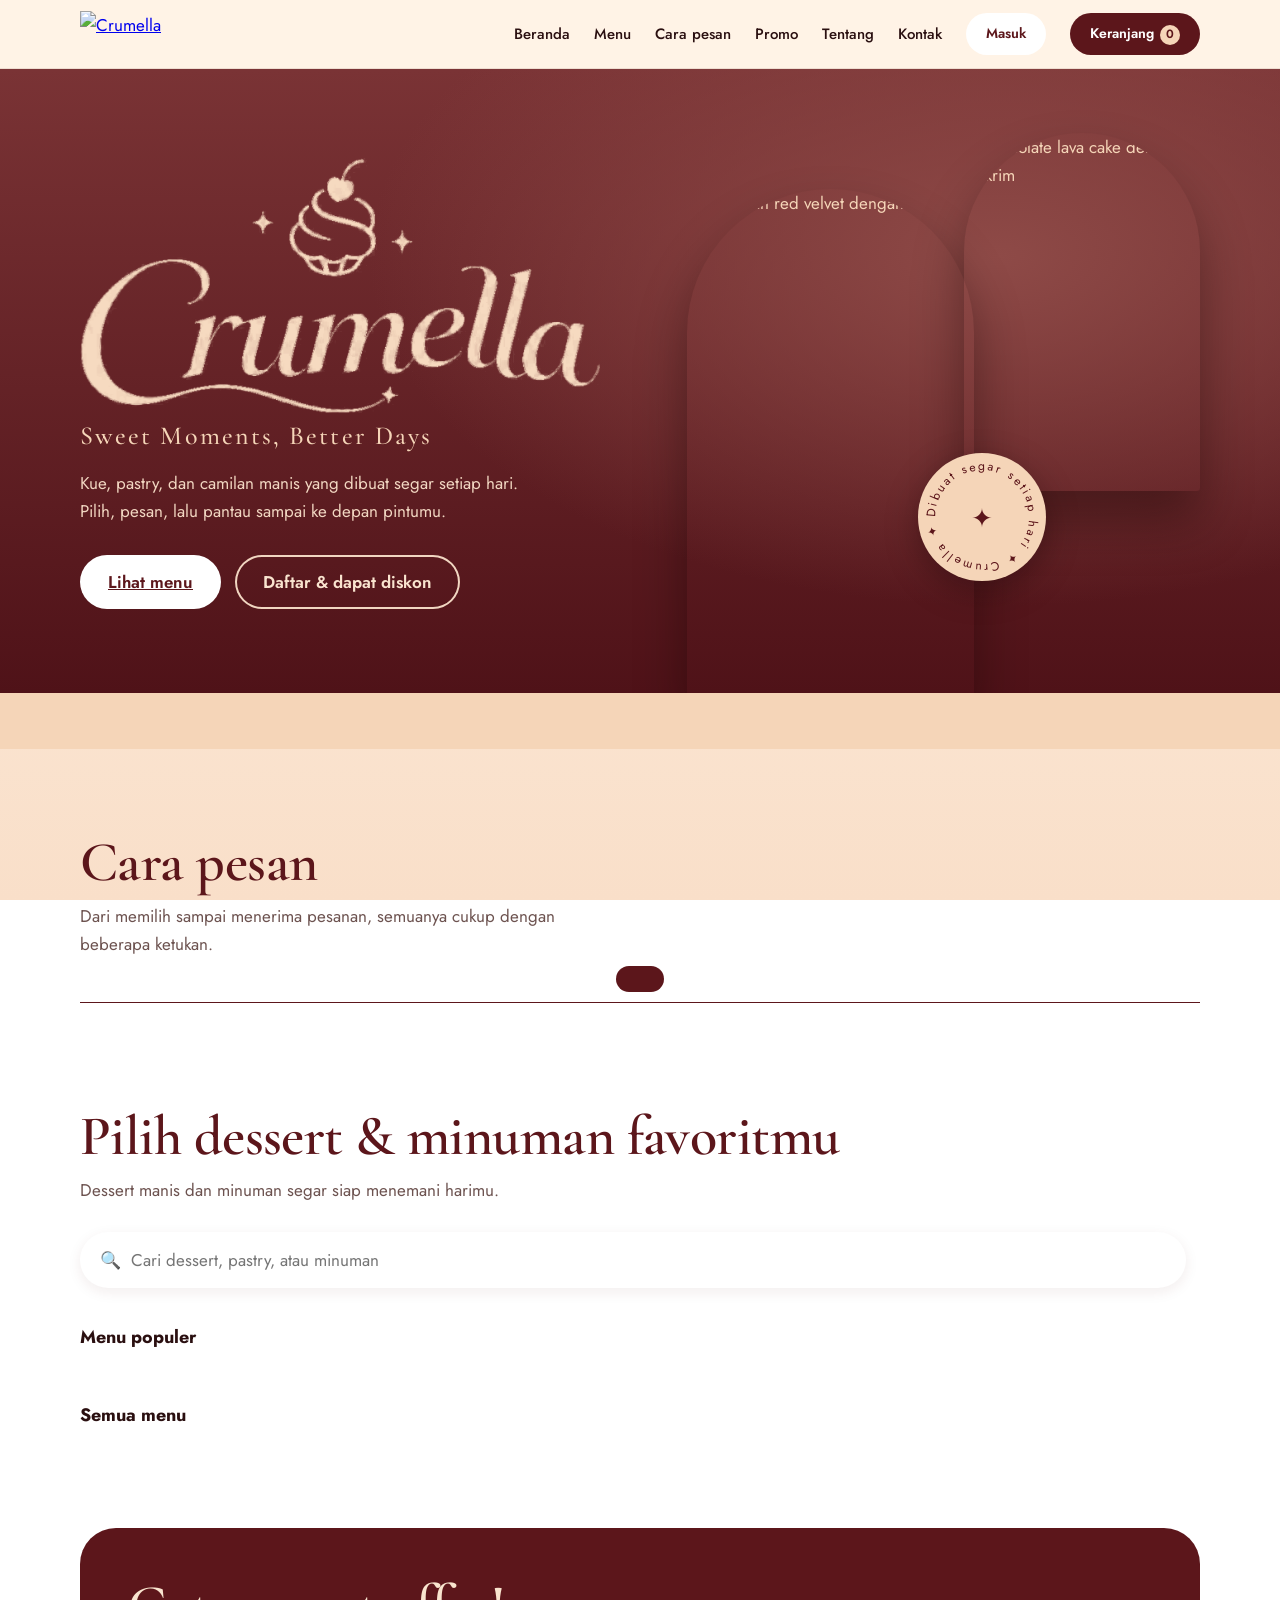
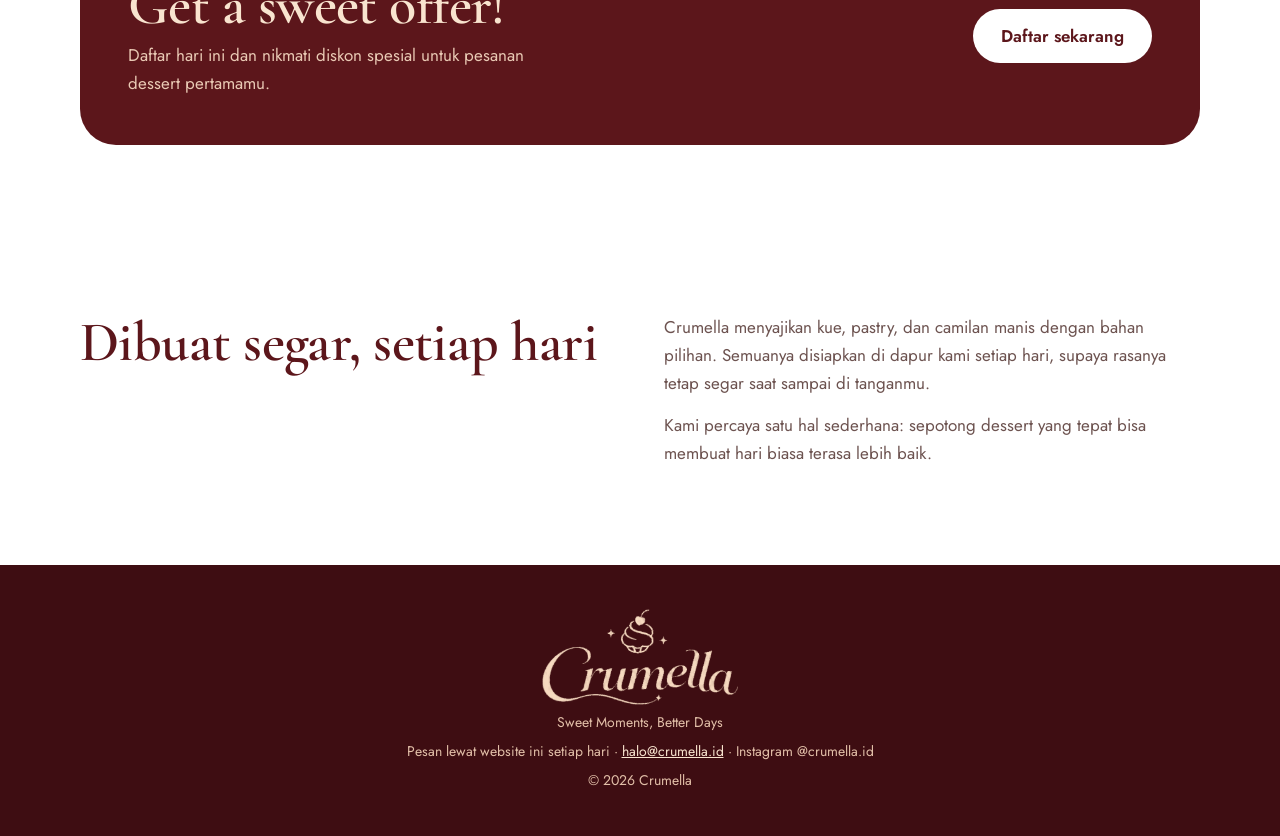
<file: index.html>
<!doctype html>
<html lang="id">
<head>
<meta charset="utf-8">
<meta name="viewport" content="width=device-width, initial-scale=1">
<title>Crumella – Sweet Moments, Better Days</title>
<meta name="description" content="Crumella: kue, pastry, dan camilan manis yang dibuat segar setiap hari.">
<link rel="icon" href="data:image/svg+xml,<svg xmlns='http://www.w3.org/2000/svg' viewBox='0 0 100 100'><text y='.9em' font-size='90'>🧁</text></svg>">
<link rel="preconnect" href="https://fonts.googleapis.com">
<link rel="preconnect" href="https://fonts.gstatic.com" crossorigin>
<link href="https://fonts.googleapis.com/css2?family=Cormorant+Garamond:wght@500;600&family=Jost:wght@400;500;600&display=swap" rel="stylesheet">
<link rel="stylesheet" href="style.css">
</head>
<body>
<header><div class="wrap nav">
  <a class="logo" href="#top" aria-label="Crumella, ke beranda"><img data-img="word" alt="Crumella"></a>
  <a class="l" href="#top">Beranda</a><a class="l" href="#menu">Menu</a><a class="l" href="#cara">Cara pesan</a><a class="l" href="#promo">Promo</a><a class="l" href="#tentang">Tentang</a><a class="l" href="#kontak">Kontak</a>
  <button class="pill out" id="authBtn">Masuk</button>
  <button class="pill solid" id="cartBtn" aria-label="Buka keranjang">Keranjang<span class="cnt" id="cnt">0</span></button>
</div></header>

<main id="top">
<div class="hero"><div class="wrap">
  <div class="hero-l">
    <h1><img src="images/image-01.png" alt="Crumella"></h1>
    <p class="tag">Sweet Moments, Better Days</p>
    <p class="d">Kue, pastry, dan camilan manis yang dibuat segar setiap hari. Pilih, pesan, lalu pantau sampai ke depan pintumu.</p>
    <div class="row"><a class="btn light" href="#menu">Lihat menu</a><button class="btn ghost" style="color:#f9e4cf;box-shadow:inset 0 0 0 2px #f1d6c1" data-auth="up">Daftar &amp; dapat diskon</button></div>
  </div>
  <div class="duo">
    <img class="a" data-img="red" alt="Potongan red velvet dengan stroberi">
    <img class="b" data-img="lava" alt="Chocolate lava cake dengan es krim">
    <svg class="badge" viewBox="0 0 120 120" aria-hidden="true"><defs><path id="ring" d="M60 60m-44 0a44 44 0 1 1 88 0a44 44 0 1 1-88 0"/></defs><circle cx="60" cy="60" r="60" fill="#f5d5b8"/><g class="spin"><text font-size="11.5" fill="#5c161b" font-family="Jost,sans-serif" textLength="268" lengthAdjust="spacing"><textPath href="#ring">Dibuat segar setiap hari ✦ Crumella ✦ </textPath></text></g><text x="60" y="69" text-anchor="middle" font-size="24" fill="#5c161b">✦</text></svg>
  </div>
</div></div>
<div class="belt" aria-hidden="true"><div></div></div>

<section id="cara"><div class="wrap">
  <h2>Cara pesan</h2>
  <p class="lead">Dari memilih sampai menerima pesanan, semuanya cukup dengan beberapa ketukan.</p>
  <div class="steps" id="steps"></div>
</div></section>

<section id="menu" style="padding-top:20px"><div class="wrap">
  <h2>Pilih dessert & minuman favoritmu</h2>
  <p class="lead">Dessert manis dan minuman segar siap menemani harimu.</p>
  <div class="tools">
    <label class="search"><span aria-hidden="true">🔍</span><input id="q" type="search" placeholder="Cari dessert, pastry, atau minuman" aria-label="Cari menu"></label>
    <div class="chips" id="chips" role="group" aria-label="Kategori"></div>
  </div>
  <div id="popWrap"><h3 class="sub">Menu populer</h3><div class="grid" id="pop"></div></div>
  <h3 class="sub" id="allT">Semua menu</h3>
  <div class="grid" id="all"></div>
</div></section>

<section id="promo" style="padding-top:0"><div class="wrap"><div class="promo">
  <div><h2>Get a sweet offer!</h2><p>Daftar hari ini dan nikmati diskon spesial untuk pesanan dessert pertamamu.</p></div>
  <button class="btn light" data-auth="up">Daftar sekarang</button>
</div></div></section>
<section id="tentang"><div class="wrap about">
  <h2>Dibuat segar, setiap hari</h2>
  <div><p>Crumella menyajikan kue, pastry, dan camilan manis dengan bahan pilihan. Semuanya disiapkan di dapur kami setiap hari, supaya rasanya tetap segar saat sampai di tanganmu.</p><p>Kami percaya satu hal sederhana: sepotong dessert yang tepat bisa membuat hari biasa terasa lebih baik.</p></div>
</div></section>
</main>

<footer id="kontak"><div class="wrap"><a class="logo" href="#top" style="margin:0 auto 6px;width:fit-content"><img src="images/image-01.png" alt="Logo Crumella" style="height:96px;width:auto;max-width:min(280px,80vw);object-fit:contain"></a><p>Sweet Moments, Better Days</p><p>Pesan lewat website ini setiap hari · <a href="mailto:halo@crumella.id">halo@crumella.id</a> · Instagram @crumella.id</p><p>© 2026 Crumella</p></div></footer>

<dialog id="dProd" aria-label="Detail dessert"></dialog>
<dialog id="dCart" class="drawer" aria-label="Keranjang"></dialog>
<dialog id="dOut" aria-label="Checkout"></dialog>
<dialog id="dAuth" aria-label="Masuk atau daftar"></dialog>
<div class="toast" id="toast" role="status"></div>

<script src="script.js" defer></script>
</body>
</html>
</file>
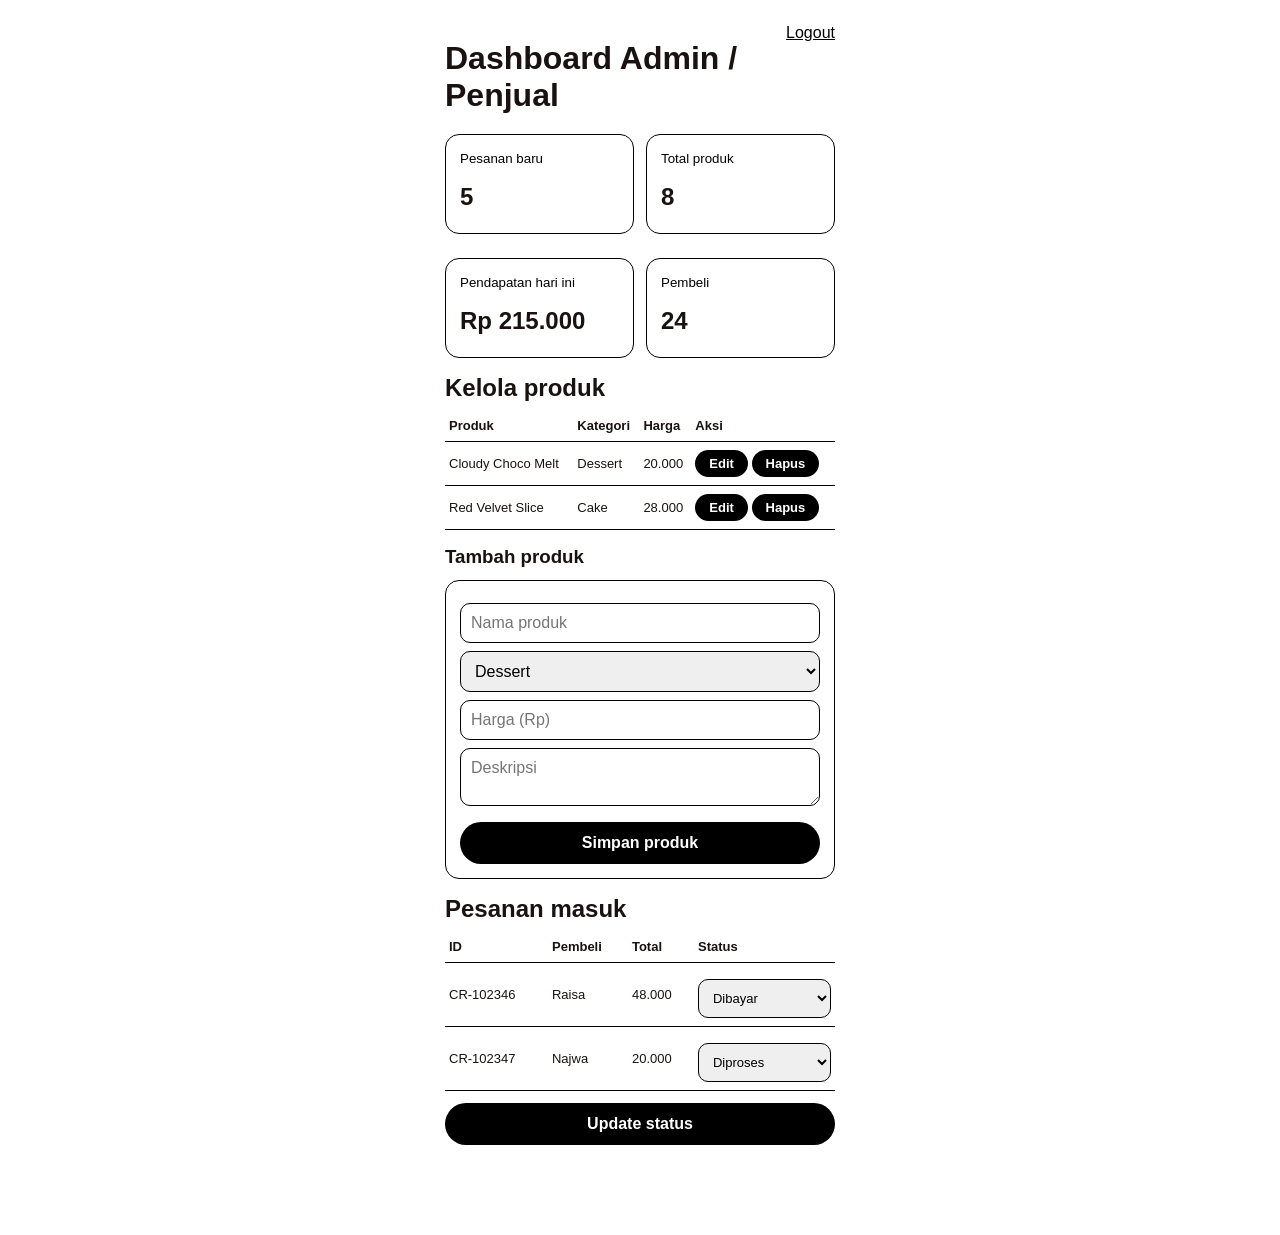
<file: Sprint-3/Admin.html>
<!DOCTYPE html>
<html lang="id">
  <head>
    <meta charset="UTF-8" />
    <meta name="viewport" content="width=device-width, initial-scale=1" />
    <title>Admin - Crumella</title>
    <style>
      /* ===== Dasar ===== */
      * {
        box-sizing: border-box;
        margin: 0;
        padding: 0;
      }
      body {
        font-family: Poppins, Arial, sans-serif;
        background: #ffffff;
        color: #1a1210;
      }
      main {
        max-width: 430px;
        margin: auto;
        padding: 24px 20px 90px;
      }
      h1,
      h2,
      h3 {
        margin: 16px 0 8px;
      }
      a {
        color: #000000;
      }
      small {
        color: #000000;
      }
      hr {
        margin: 8px 0;
      }

      /* ===== Form & tombol ===== */
      input,
      select,
      textarea {
        width: 100%;
        margin-top: 8px;
        padding: 10px;
        border: 1px solid #000000;
        border-radius: 10px;
        font: inherit;
      }
      button,
      .btn {
        display: block;
        width: 100%;
        margin-top: 12px;
        padding: 12px;
        border: 0;
        border-radius: 999px;
        background: #000000;
        color: #fff;
        font: inherit;
        font-weight: 600;
        text-align: center;
        text-decoration: none;
        cursor: pointer;
      }
      .kecil {
        display: inline-block;
        width: auto;
        margin: 0;
        padding: 6px 14px;
        font-size: 13px;
      }

      /* ===== Kotak & baris ===== */
      .box {
        margin-top: 12px;
        padding: 14px;
        border: 1px solid #000000;
        border-radius: 14px;
        background: #ffffff;
      }
      .row {
        display: flex;
        justify-content: space-between;
        gap: 10px;
      }
      .tengah {
        text-align: center;
      }
      .grid {
        display: grid;
        grid-template-columns: 1fr 1fr;
        gap: 12px;
      }
      table {
        width: 100%;
        border-collapse: collapse;
        font-size: 13px;
      }
      th,
      td {
        padding: 8px 4px;
        border-bottom: 1px solid #000000;
        text-align: left;
      }
    </style>
  </head>
  <body>
    <main>
      <div class="row">
        <h1>Dashboard Admin / Penjual</h1>
        <a href="login.html">Logout</a>
      </div>

      <!-- RINGKASAN -->
      <div class="grid">
        <div class="box">
          <small>Pesanan baru</small>
          <h2>5</h2>
        </div>
        <div class="box">
          <small>Total produk</small>
          <h2>8</h2>
        </div>
        <div class="box">
          <small>Pendapatan hari ini</small>
          <h2>Rp 215.000</h2>
        </div>
        <div class="box">
          <small>Pembeli</small>
          <h2>24</h2>
        </div>
      </div>

      <!-- KELOLA PRODUK -->
      <h2 id="produk">Kelola produk</h2>
      <table>
        <tr>
          <th>Produk</th>
          <th>Kategori</th>
          <th>Harga</th>
          <th>Aksi</th>
        </tr>
        <tr>
          <td>Cloudy Choco Melt</td>
          <td>Dessert</td>
          <td>20.000</td>
          <td>
            <button class="kecil" type="button">Edit</button>
            <button class="kecil" type="button">Hapus</button>
          </td>
        </tr>
        <tr>
          <td>Red Velvet Slice</td>
          <td>Cake</td>
          <td>28.000</td>
          <td>
            <button class="kecil" type="button">Edit</button>
            <button class="kecil" type="button">Hapus</button>
          </td>
        </tr>
      </table>

      <!-- TAMBAH PRODUK -->
      <h3>Tambah produk</h3>
      <form class="box" action="#" method="post">
        <input type="text" name="nama" placeholder="Nama produk" required />
        <select name="kategori">
          <option>Dessert</option>
          <option>Cake</option>
          <option>Brownies</option>
          <option>Minuman</option>
        </select>
        <input type="number" name="harga" placeholder="Harga (Rp)" required />
        <textarea name="deskripsi" rows="2" placeholder="Deskripsi"></textarea>
        <button type="submit">Simpan produk</button>
      </form>

      <!-- PESANAN MASUK -->
      <h2 id="pesanan">Pesanan masuk</h2>
      <form action="#" method="post">
        <table>
          <tr>
            <th>ID</th>
            <th>Pembeli</th>
            <th>Total</th>
            <th>Status</th>
          </tr>
          <tr>
            <td>CR-102346</td>
            <td>Raisa</td>
            <td>48.000</td>
            <td>
              <select name="status1">
                <option>Dibayar</option>
                <option>Diproses</option>
                <option>Selesai</option>
              </select>
            </td>
          </tr>
          <tr>
            <td>CR-102347</td>
            <td>Najwa</td>
            <td>20.000</td>
            <td>
              <select name="status2">
                <option>Dibayar</option>
                <option selected>Diproses</option>
                <option>Selesai</option>
              </select>
            </td>
          </tr>
        </table>
        <button type="submit">Update status</button>
      </form>
    </main>
  </body>
</html>
</file>
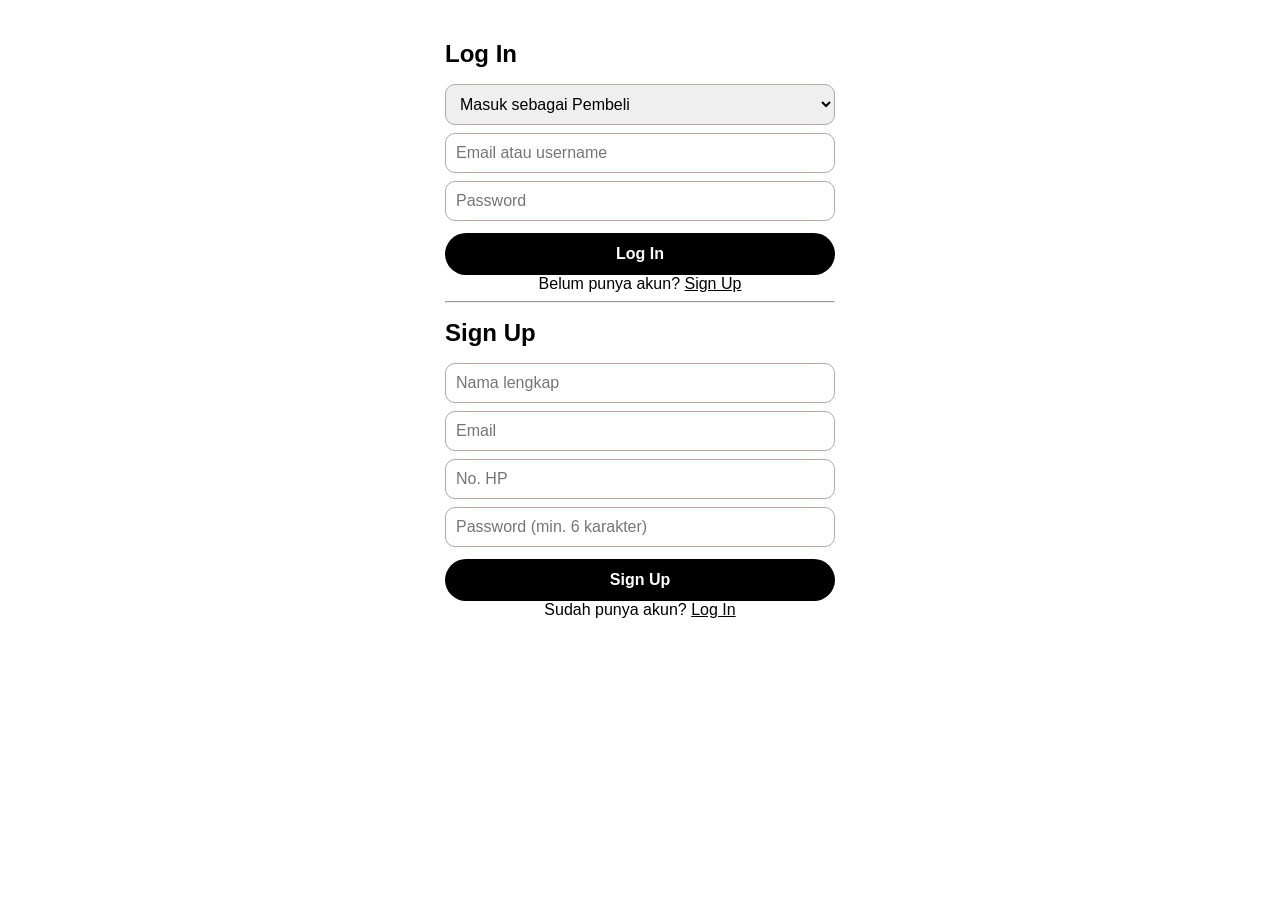
<file: Sprint-3/Login.html>
<!DOCTYPE html>
<html lang="id">
  <head>
    <meta charset="UTF-8" />
    <meta name="viewport" content="width=device-width, initial-scale=1" />
    <title>Login - Crumella</title>
    <style>
      /* ===== Dasar ===== */
      * {
        box-sizing: border-box;
        margin: 0;
        padding: 0;
      }
      body {
        font-family: Poppins, Arial, sans-serif;
        background: #ffffff;
        color: #000000;
      }
      main {
        max-width: 430px;
        margin: auto;
        padding: 24px 20px 90px;
      }
      h2,
      h3 {
        margin: 16px 0 8px;
      }
      a {
        color: #000000;
      }
      small {
        color: #000000;
      }
      hr {
        margin: 8px 0;
      }

      /* ===== Form & tombol ===== */
      input,
      select,
      textarea {
        width: 100%;
        margin-top: 8px;
        padding: 10px;
        border: 1px solid #b9a9a0;
        border-radius: 10px;
        font: inherit;
      }
      button,
      .btn {
        display: block;
        width: 100%;
        margin-top: 12px;
        padding: 12px;
        border: 0;
        border-radius: 999px;
        background: #000000;
        color: #fff;
        font: inherit;
        font-weight: 600;
        text-align: center;
        text-decoration: none;
        cursor: pointer;
      }
      .kecil {
        display: inline-block;
        width: auto;
        margin: 0;
        padding: 6px 14px;
        font-size: 13px;
      }

      /* ===== Kotak & baris ===== */
      .box {
        margin-top: 12px;
        padding: 14px;
        border: 1px solid #b9a9a0;
        border-radius: 14px;
        background: #fffafa;
      }
      .row {
        display: flex;
        justify-content: space-between;
        gap: 10px;
      }
      .tengah {
        text-align: center;
      }
      .logo {
        font-family: "Great Vibes", cursive;
        font-size: 56px;
        text-align: center;
        color: #5b151b;
      }
      .tag {
        padding: 2px 10px;
        border-radius: 999px;
        background: #c77d12;
        color: #fff;
        font-size: 12px;
      }
      .tag.selesai {
        background: #2f7d4a;
      }
      .grid {
        display: grid;
        grid-template-columns: 1fr 1fr;
        gap: 12px;
      }
      nav {
        position: fixed;
        bottom: 0;
        left: 0;
        right: 0;
        display: flex;
        justify-content: space-around;
        padding: 10px;
        background: #fff3e6;
      }
      nav a {
        text-align: center;
        text-decoration: none;
        font-size: 12px;
      }
      table {
        width: 100%;
        border-collapse: collapse;
        font-size: 13px;
      }
      th,
      td {
        padding: 8px 4px;
        border-bottom: 1px solid #b9a9a0;
        text-align: left;
      }
    </style>
  </head>
  <body>
    <main>
      <!-- LOG IN -->
      <form id="masuk" action="#" method="post">
        <h2>Log In</h2>
        <select name="peran">
          <option value="pembeli">Masuk sebagai Pembeli</option>
          <option value="penjual">Masuk sebagai Admin / Penjual</option>
        </select>
        <input type="text" name="email" placeholder="Email atau username" required />
        <input type="password" name="password" placeholder="Password" required />
        <button type="submit">Log In</button>
        <p class="tengah">
          Belum punya akun?
          <a href="#daftar">Sign Up</a>
        </p>
      </form>

      <hr />

      <!-- SIGN UP -->
      <form id="daftar" action="#" method="post">
        <h2>Sign Up</h2>
        <input type="text" name="nama" placeholder="Nama lengkap" required />
        <input type="email" name="email" placeholder="Email" required />
        <input type="tel" name="hp" placeholder="No. HP" required />
        <input
          type="password"
          name="password"
          placeholder="Password (min. 6 karakter)"
          minlength="6"
          required
        />
        <button type="submit">Sign Up</button>
        <p class="tengah">
          Sudah punya akun?
          <a href="#masuk">Log In</a>
        </p>
      </form>
    </main>
  </body>
</html>
</file>
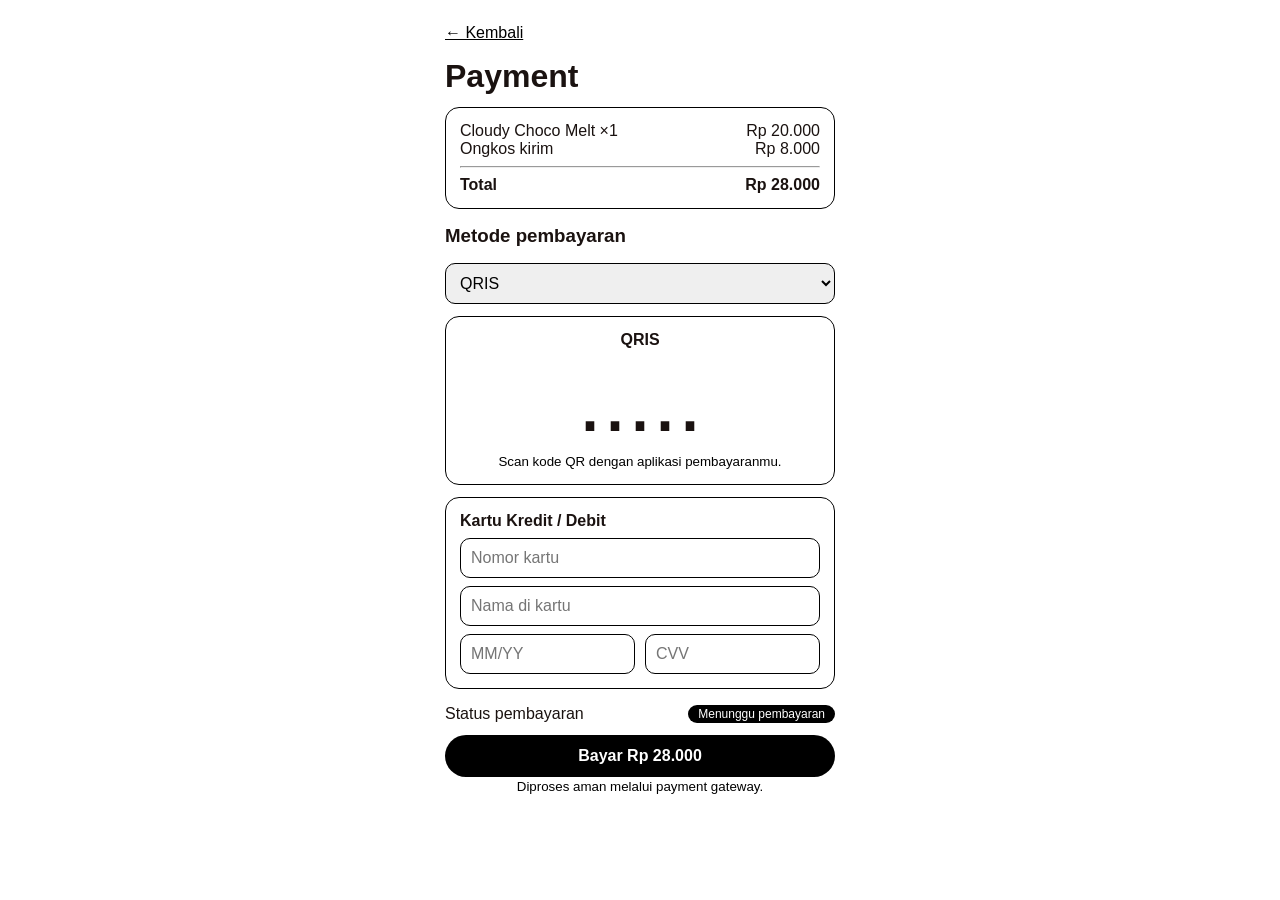
<file: Sprint-3/Payment Gateaway.html>
<!DOCTYPE html>
<html lang="id">
  <head>
    <meta charset="UTF-8" />
    <meta name="viewport" content="width=device-width, initial-scale=1" />
    <title>Payment - Crumella</title>
    <style>
      /* ===== Dasar ===== */
      * {
        box-sizing: border-box;
        margin: 0;
        padding: 0;
      }
      body {
        font-family: Poppins, Arial, sans-serif;
        background: #ffffff;
        color: #1a1210;
      }
      main {
        max-width: 430px;
        margin: auto;
        padding: 24px 20px 90px;
      }
      h1,
      h2,
      h3 {
        margin: 16px 0 8px;
      }
      a {
        color: #000000;
      }
      small {
        color: #000000;
      }
      hr {
        margin: 8px 0;
      }

      /* ===== Form & tombol ===== */
      input,
      select,
      textarea {
        width: 100%;
        margin-top: 8px;
        padding: 10px;
        border: 1px solid #000000;
        border-radius: 10px;
        font: inherit;
      }
      button,
      .btn {
        display: block;
        width: 100%;
        margin-top: 12px;
        padding: 12px;
        border: 0;
        border-radius: 999px;
        background: #000000;
        color: #fff;
        font: inherit;
        font-weight: 600;
        text-align: center;
        text-decoration: none;
        cursor: pointer;
      }
      .kecil {
        display: inline-block;
        width: auto;
        margin: 0;
        padding: 6px 14px;
        font-size: 13px;
      }

      /* ===== Kotak & baris ===== */
      .box {
        margin-top: 12px;
        padding: 14px;
        border: 1px solid #000000;
        border-radius: 14px;
        background: #ffffff;
      }
      .row {
        display: flex;
        justify-content: space-between;
        gap: 10px;
      }
      .tengah {
        text-align: center;
      }
      .logo {
        font-family: "Great Vibes", cursive;
        font-size: 56px;
        text-align: center;
        color: #000000;
      }
      .tag {
        padding: 2px 10px;
        border-radius: 999px;
        background: #000000;
        color: #fff;
        font-size: 12px;
      }
      .tag.selesai {
        background: #2f7d4a;
      }
      .grid {
        display: grid;
        grid-template-columns: 1fr 1fr;
        gap: 12px;
      }
      nav {
        position: fixed;
        bottom: 0;
        left: 0;
        right: 0;
        display: flex;
        justify-content: space-around;
        padding: 10px;
        background: #fff3e6;
      }
      table {
        width: 100%;
        border-collapse: collapse;
        font-size: 13px;
      }
      th,
      td {
        padding: 8px 4px;
        border-bottom: 1px solid #b9a9a0;
        text-align: left;
      }
	  
    </style>
  </head>
  <body>
    <main>
      <a href="pembeli.html#cart">← Kembali</a>
      <h1>Payment</h1>

      <!-- RINGKASAN PESANAN -->
      <div class="box">
        <div class="row">
          <span>Cloudy Choco Melt ×1</span>
          <span>Rp 20.000</span>
        </div>
        <div class="row">
          <span>Ongkos kirim</span>
          <span>Rp 8.000</span>
        </div>
        <hr />
        <div class="row">
          <b>Total</b>
          <b>Rp 28.000</b>
        </div>
      </div>

      <form action="#" method="post">
        <!-- METODE PEMBAYARAN -->
        <h3>Metode pembayaran</h3>
        <select name="metode">
          <option value="qris">QRIS</option>
          <option value="va-bca">Virtual Account BCA</option>
          <option value="ewallet">E-Wallet (GoPay / OVO / DANA)</option>
          <option value="kartu">Kartu Kredit / Debit</option>
          <option value="cod">Bayar di Tempat (COD)</option>
        </select>

        <!-- DETAIL: QRIS -->
        <div class="box tengah">
          <b>QRIS</b>
          <p style="font-size: 90px">.....</p>
          <small>Scan kode QR dengan aplikasi pembayaranmu.</small>
        </div>

        <!-- DETAIL: KARTU -->
        <div class="box">
          <b>Kartu Kredit / Debit</b>
          <input type="text" name="nomor-kartu" placeholder="Nomor kartu" />
          <input type="text" name="nama-kartu" placeholder="Nama di kartu" />
          <div class="row">
            <input type="text" name="berlaku" placeholder="MM/YY" />
            <input type="password" name="cvv" placeholder="CVV" maxlength="4" />
          </div>
        </div>

        <!-- STATUS & BAYAR -->
        <div class="row" style="margin-top: 16px">
          <span>Status pembayaran</span>
          <span class="tag">Menunggu pembayaran</span>
        </div>
        <button type="submit">Bayar Rp 28.000</button>
        <p class="tengah"><small>Diproses aman melalui payment gateway.</small></p>
      </form>
    </main>
  </body>
</html>
</file>
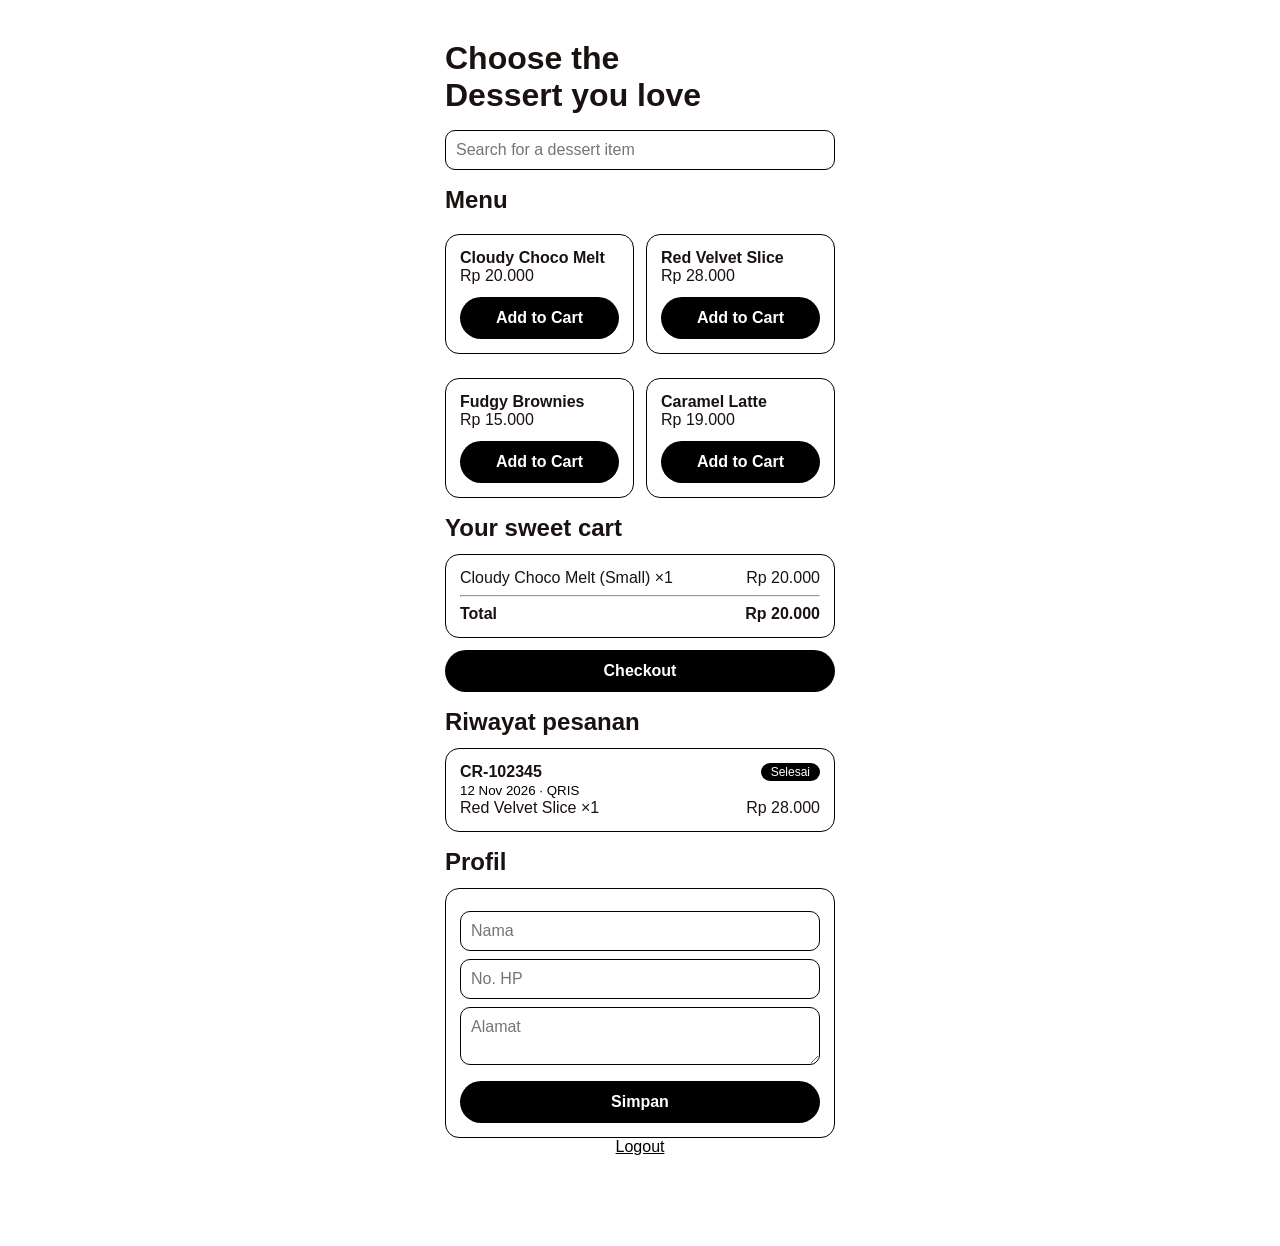
<file: Sprint-3/Pembeli.html>
<!DOCTYPE html>
<html lang="id">
  <head>
    <meta charset="UTF-8" />
    <meta name="viewport" content="width=device-width, initial-scale=1" />
    <title>Pembeli - Crumella</title>
    <style>
      /* ===== Dasar ===== */
      * {
        box-sizing: border-box;
        margin: 0;
        padding: 0;
      }
      body {
        font-family: Poppins, Arial, sans-serif;
        background: #ffffff;
        color: #1a1210;
      }
      main {
        max-width: 430px;
        margin: auto;
        padding: 24px 20px 90px;
      }
      h1,
      h2,
      h3 {
        margin: 16px 0 8px;
      }
      a {
        color: #000000;
      }
      small {
        color: #000000;
      }
      hr {
        margin: 8px 0;
      }

      /* ===== Form & tombol ===== */
      input, profil
      select,
      textarea {
        width: 100%;
        margin-top: 8px;
        padding: 10px;
        border: 1px solid #000000;
        border-radius: 10px;
        font: inherit;
      }
      button,
      .btn {
        display: block;
        width: 100%;
        margin-top: 12px;
        padding: 12px;
        border: 0;
        border-radius: 999px;
        background: #000000;
        color: #fff;
        font: inherit;
        font-weight: 600;
        text-align: center;
        text-decoration: none;
        cursor: pointer;
      }
      .kecil {
        display: inline-block;
        width: auto;
        margin: 0;
        padding: 6px 14px;
        font-size: 13px;
      }

      /* ===== Kotak & baris ===== */
      .box {
        margin-top: 12px;
        padding: 14px;
        border: 1px solid #000000;
        border-radius: 14px;
        background: #ffffff;
      }
      .row {
        display: flex;
        justify-content: space-between;
        gap: 10px;
      }
      .tengah {
        text-align: center;
      }
      .logo {
        font-family: "Great Vibes", cursive;
        font-size: 56px;
        text-align: center;
        color: #5b151b;
      }
      .tag {
        padding: 2px 10px;
        border-radius: 999px;
        background: #000000;
        color: #fff;
        font-size: 12px;
      }
      .tag.selesai {
        background: #000000;
      }
      .grid {
        display: grid;
        grid-template-columns: 1fr 1fr;
        gap: 12px;
      }
      table {
        width: 100%;
        border-collapse: collapse;
        font-size: 13px;
      }
	  
    </style>
  </head>
  <body>
    <main>
      <h1>
        Choose the
        <br />
        Dessert you love
      </h1>

      <!-- PENCARIAN & KATEGORI -->
      <form action="#menu" method="get">
        <input type="search" name="q" placeholder="Search for a dessert item" />
      </form>
	  
      <!-- MENU -->
      <h2 id="menu">Menu</h2>
      <div class="grid">
        <div class="box">
          <b>Cloudy Choco Melt</b>
          <br />
          Rp 20.000
          <button type="button">Add to Cart</button>
        </div>
        <div class="box">
          <b>Red Velvet Slice</b>
          <br />
          Rp 28.000
          <button type="button">Add to Cart</button>
        </div>
        <div class="box">
          <b>Fudgy Brownies</b>
          <br />
          Rp 15.000
          <button type="button">Add to Cart</button>
        </div>
        <div class="box">
          <b>Caramel Latte</b>
          <br />
          Rp 19.000
          <button type="button">Add to Cart</button>
        </div>
      </div>

      <!-- KERANJANG -->
      <h2 id="cart">Your sweet cart</h2>
      <div class="box">
        <div class="row">
          <span>Cloudy Choco Melt (Small) ×1</span>
          <span>Rp 20.000</span>
        </div>
        <hr />
        <div class="row">
          <b>Total</b>
          <b>Rp 20.000</b>
        </div>
      </div>
      <a class="btn" href="payment.html">Checkout</a>

      <!-- RIWAYAT PESANAN -->
      <h2 id="riwayat">Riwayat pesanan</h2>
      <div class="box">
        <div class="row">
          <b>CR-102345</b>
          <span class="tag selesai">Selesai</span>
        </div>
        <small>12 Nov 2026 · QRIS</small>
        <div class="row">
          <span>Red Velvet Slice ×1</span>
          <span>Rp 28.000</span>
        </div>
      </div>

      <!-- PROFIL -->
      <h2 id="profil">Profil</h2>
      <form class="box" action="#" method="post">
        <input type="text" name="nama" placeholder="Nama" />
        <input type="tel" name="hp" placeholder="No. HP" />
        <textarea name="alamat" rows="2" placeholder="Alamat"></textarea>
        <button type="submit">Simpan</button>
      </form>
      <p class="tengah"><a href="login.html">Logout</a></p>
    </main>
  </body>
</html>
</file>
<file: style.css>
:root{--wine:#5c161b;--wine2:#650a04;--peach:#fff3e6;--sand:#f9dfc9;--cream:#f5d5b8;--rose:#b98a7a;--ink:#2a0f10;--mute:#6d5350;--line:#e3c9b3;
--serif:"Cormorant Garamond",Georgia,serif;--sans:Jost,system-ui,sans-serif}
*{box-sizing:border-box;margin:0}
html{scroll-behavior:smooth;scroll-padding-top:72px}
body{font:400 17px/1.65 var(--sans);color:var(--ink);background:linear-gradient(var(--peach),var(--sand)) fixed}
button,input,select{font:inherit;color:inherit}
button{cursor:pointer;border:0;background:none}
:focus-visible{outline:3px solid var(--wine);outline-offset:3px;border-radius:8px}
.wrap{width:min(1120px,92%);margin:auto}
h1,h2,h3{line-height:1.15}
h2{font:600 clamp(36px,5vw,56px)/1.05 var(--serif);color:var(--wine);letter-spacing:-.01em}
.lead{color:var(--mute);max-width:52ch;margin-top:10px}
.btn{display:inline-flex;align-items:center;justify-content:center;gap:8px;padding:13px 28px;border-radius:999px;background:var(--wine);color:#fff;font-weight:600;transition:transform .15s,background .15s}
.btn:hover{background:var(--wine2);transform:translateY(-2px)}
.btn.light{background:#fff;color:var(--wine)}
.btn.ghost{background:transparent;color:var(--wine);box-shadow:inset 0 0 0 2px var(--wine)}
/* nav */
header{position:sticky;top:0;z-index:20;background:rgba(255,243,230,.88);backdrop-filter:blur(10px);border-bottom:1px solid rgba(92,22,27,.1)}
.nav{display:flex;align-items:center;gap:24px;height:68px}
.logo{display:block;margin-right:auto}.logo img{height:46px;width:auto;display:block}
.nav a.l{color:var(--ink);text-decoration:none;font-weight:500;font-size:15px}
.nav a.l:hover{color:var(--wine)}
.pill{padding:9px 20px;border-radius:999px;font-weight:600;font-size:14px}
.pill.solid{background:var(--wine);color:#fff}
.pill.out{background:#fff;color:var(--wine)}
.cnt{display:inline-grid;place-items:center;min-width:20px;height:20px;border-radius:99px;background:var(--cream);color:var(--wine);font-size:12px;margin-left:6px;padding:0 5px}
@media(max-width:980px){.nav a.l{display:none}.nav{gap:10px}}
/* hero */
.hero{background:radial-gradient(900px 500px at 78% 30%,#8e4a47 0%,transparent 70%),linear-gradient(180deg,#7a3335 0%,#4f1218 100%);color:var(--cream);padding:64px 0 0;overflow:hidden}
.hero .wrap{display:grid;grid-template-columns:1.05fr .95fr;gap:40px;align-items:end}
.hero-l{padding-bottom:84px}
.hero h1{width:min(520px,100%);margin:0 0 4px}.hero h1 img{width:100%;display:block}
.tag{font:500 clamp(20px,2.6vw,26px) var(--serif);letter-spacing:.08em;margin:6px 0 18px}
.hero p.d{max-width:44ch;margin:0 0 30px;color:#f1d6c1}
.hero .row{display:flex;gap:14px;flex-wrap:wrap}
.duo{position:relative;height:560px}
.duo img{position:absolute;object-fit:cover;box-shadow:0 30px 50px rgba(20,0,2,.4)}
.duo .a{left:0;bottom:0;width:56%;height:90%;border-radius:999px 999px 0 0}
.duo .b{right:0;top:0;width:46%;height:64%;border-radius:999px 999px 28px 28px}
.badge{position:absolute;right:30%;bottom:20%;width:128px;height:128px;filter:drop-shadow(0 10px 16px rgba(20,0,2,.35))}
.badge .spin{transform-origin:60px 60px;animation:spin 20s linear infinite}
@keyframes spin{to{transform:rotate(360deg)}}
.belt{background:var(--cream);color:var(--wine);overflow:hidden;white-space:nowrap;padding:14px 0}
.belt div{display:inline-block;font:500 28px/1.2 var(--serif);animation:belt 40s linear infinite}
.belt span{margin:0 20px}
@keyframes belt{to{transform:translateX(-50%)}}
@media(max-width:860px){.hero .wrap{grid-template-columns:1fr}.hero-l{text-align:center;padding-bottom:20px}.hero h1{margin:0 auto}.hero p.d{margin:0 auto 26px}.hero .row{justify-content:center}.duo{height:430px;max-width:440px;margin:0 auto;width:100%}.badge{right:26%;width:104px;height:104px}}
/* steps */
section{padding:84px 0}
.steps{display:grid;grid-template-columns:repeat(4,1fr);margin-top:44px;border-top:1px solid var(--wine)}
.step{padding:22px 24px 0 0}
.step b{font:500 42px/1 var(--serif);color:var(--rose);display:block}
.step h3{font:600 19px var(--sans);margin:12px 0 6px}
.step p{color:var(--mute);font-size:16px}
@media(max-width:860px){.steps{grid-template-columns:1fr 1fr;gap:10px}}
.about{display:grid;grid-template-columns:1fr 1fr;gap:48px;align-items:start}
.about p{color:var(--mute);margin-bottom:14px}
@media(max-width:760px){.about{grid-template-columns:1fr}}
footer p a{color:#f9e4cf}
/* menu */
.tools{display:flex;gap:14px;flex-wrap:wrap;align-items:center;margin:28px 0 8px}
.search{flex:1 1 280px;display:flex;align-items:center;gap:10px;background:#fff;border-radius:999px;padding:0 20px;box-shadow:0 4px 14px rgba(92,22,27,.08)}
.search input{border:0;outline:0;background:none;width:100%;padding:14px 0}
.search:focus-within{box-shadow:0 0 0 3px var(--wine)}
.chips{display:flex;gap:10px;flex-wrap:wrap}
.chip{padding:10px 20px;border-radius:999px;background:#fff;font-weight:500;font-size:14px;box-shadow:0 3px 10px rgba(92,22,27,.07)}
.chip[aria-pressed=true]{background:var(--wine);color:#fff}
.sub{font:700 18px var(--sans);margin:36px 0 16px}
.grid{display:grid;grid-template-columns:repeat(auto-fill,minmax(230px,1fr));gap:22px}
.card{text-align:left;background:#fffaf6;border:1px solid var(--line);border-radius:26px;padding:14px 14px 18px;transition:transform .2s,box-shadow .2s;display:flex;flex-direction:column;gap:4px}
.card:hover{transform:translateY(-5px);box-shadow:0 18px 30px rgba(92,22,27,.14)}
.pic{aspect-ratio:1;border-radius:20px;background:radial-gradient(circle at 50% 40%,#fbe7d3,#efc7a6);display:grid;place-items:center;margin-bottom:8px}
.pic svg{width:86%}.pic{overflow:hidden}.pic img{width:100%;height:100%;object-fit:cover;object-position:center 40%}
.card h3{font:600 17px var(--sans)}
.card .m{font-size:13px;color:var(--mute)}
.card .pr{font-weight:700;color:var(--wine)}
.empty{grid-column:1/-1;padding:40px;text-align:center;color:var(--mute)}
/* promo */
.promo{background:var(--wine);color:var(--cream);border-radius:36px;padding:48px;display:flex;gap:30px;align-items:center;justify-content:space-between;flex-wrap:wrap}
.promo h2{color:#f9e4cf}
.promo p{color:#e9c9b4;margin-top:6px;max-width:44ch}
footer{background:#3e0d12;color:#e2bfa8;padding:44px 0;text-align:center}
footer .logo{color:#f9e4cf;font-size:34px}
footer p{font-size:14px;margin-top:6px}
/* dialogs */
dialog{border:0;border-radius:30px;padding:0;width:min(520px,94vw);max-height:92vh;background:var(--peach);color:var(--ink);box-shadow:0 30px 80px rgba(40,5,8,.45)}
dialog::backdrop{background:rgba(42,15,16,.55);backdrop-filter:blur(3px)}
dialog.drawer{margin:0 0 0 auto;height:100vh;max-height:100vh;border-radius:30px 0 0 30px;width:min(460px,100vw)}
.dh{display:flex;align-items:center;gap:12px;padding:20px 24px 8px}
.dh h3{font:700 22px var(--sans);margin-right:auto}
.x{width:40px;height:40px;border-radius:50%;background:#fff;font-size:20px;line-height:1}
.db{padding:8px 24px 24px}
.hero-pic{background:var(--wine2);display:grid;place-items:center;padding:20px}
.hero-pic svg{width:56%}.hero-pic.ph{padding:0}.hero-pic img{width:100%;aspect-ratio:4/3;object-fit:cover;display:block}
.opts{display:grid;grid-template-columns:1fr 1fr;gap:12px;margin:8px 0 16px}
.opt{padding:12px;border-radius:16px;background:#fffaf6;border:1.5px solid #ccb5a6;text-align:left;font-weight:600}
.opt small{display:block;font-weight:400;color:var(--mute)}
.opt[aria-pressed=true],.opt:has(input:checked){border-color:var(--wine);box-shadow:0 0 0 2px var(--wine) inset}
.opt input{position:absolute;opacity:0}
.qty{display:inline-flex;align-items:center;background:#fff;border-radius:12px;border:1px solid #cdb9ab}
.qty button{width:34px;height:34px;font-weight:700;font-size:18px}
.qty span{min-width:26px;text-align:center;font-weight:600}
.row2{display:flex;align-items:center;justify-content:space-between;gap:14px}
.item{display:flex;gap:14px;align-items:center;background:#fffaf6;border:1px solid var(--line);border-radius:20px;padding:10px;margin-bottom:12px}
.item .t{width:72px;height:72px;border-radius:14px;background:var(--wine);display:grid;place-items:center;flex:none}
.item .t svg{width:78%}.item .t{overflow:hidden}.item .t img{width:100%;height:100%;object-fit:cover}
.item .n{flex:1;min-width:0}.item .n b{display:block}.item .n small{color:var(--mute)}
.tot{border-top:1px solid #a48d86;margin-top:16px;padding-top:12px}
.tot div{display:flex;justify-content:space-between;padding:3px 0}
.tot .g{font-weight:700;font-size:18px;border-top:1px solid #a48d86;margin-top:8px;padding-top:10px}
label.f{display:block;font-weight:600;font-size:14px;margin:14px 0 6px}
.in{width:100%;padding:12px 16px;border-radius:14px;border:1.5px solid #cdb9ab;background:#ffe9d4}
.tabs{display:grid;grid-template-columns:1fr 1fr;gap:12px;margin:8px 0 8px}
.tabs button{padding:12px;border-radius:999px;background:#fff;color:var(--wine);font-weight:500}
.tabs button[aria-selected=true]{background:var(--wine);color:#fff}
.toast{position:fixed;left:50%;bottom:28px;transform:translate(-50%,120px);background:var(--wine);color:#fff;padding:13px 24px;border-radius:999px;z-index:99;transition:transform .3s;font-weight:500}
.toast.on{transform:translate(-50%,0)}
.track{list-style:none;padding:0;margin:14px 0}
.track li{padding:8px 0 8px 34px;position:relative}
.track li:before{content:"";position:absolute;left:6px;top:14px;width:14px;height:14px;border-radius:50%;background:var(--wine)}
.track li:not(:last-child):after{content:"";position:absolute;left:12px;top:28px;height:calc(100% - 6px);width:2px;background:var(--rose)}
.track li.o:before{background:var(--cream);box-shadow:0 0 0 2px var(--rose) inset}
@media(prefers-reduced-motion:reduce){*{animation:none!important;transition:none!important;scroll-behavior:auto!important}}
/* ===== Animasi kartu menu ===== */
const cardIO = new IntersectionObserver(es => {
  es.forEach(e => {
    if (!e.isIntersecting) return;
    const el = e.target;
    cardIO.unobserve(el);
    el.style.opacity = '';
    el.animate([
      { opacity: 0, transform: 'translateY(50px) scale(.85) rotate(-3deg)' },
      { opacity: 1, transform: 'translateY(-8px) scale(1.03) rotate(1deg)', offset: .65 },
      { opacity: 1, transform: 'none' }
    ], {
      duration: 800,
      delay: (+el.dataset.d || 0) * 110,
      easing: 'cubic-bezier(.2,.7,.2,1)',
      fill: 'backwards'
    });
  });
}, { threshold: .12 });

function animateCards() {
  if (matchMedia('(prefers-reduced-motion: reduce)').matches) return;
  document.querySelectorAll('#pop .card, #all .card').forEach((el, k) => {
    el.dataset.d = k % 4;           // muncul bergantian per baris
    el.style.opacity = 0;
    cardIO.observe(el);
  });
}

/* Kartu miring mengikuti kursor + kilau */
document.addEventListener('pointermove', e => {
  if (e.pointerType != 'mouse') return;
  const c = e.target.closest && e.target.closest('.card');
  if (!c) return;
  const r = c.getBoundingClientRect();
  const x = (e.clientX - r.left) / r.width;
  const y = (e.clientY - r.top) / r.height;
  c.style.setProperty('--ry', ((x - .5) * 14).toFixed(1) + 'deg');
  c.style.setProperty('--rx', ((.5 - y) * 14).toFixed(1) + 'deg');
  c.style.setProperty('--mx', (x * 100).toFixed(0) + '%');
  c.style.setProperty('--my', (y * 100).toFixed(0) + '%');
});
document.addEventListener('pointerout', e => {
  const c = e.target.closest && e.target.closest('.card');
  if (c && !c.contains(e.relatedTarget)) {
    c.style.removeProperty('--rx');
    c.style.removeProperty('--ry');
  }
});
</file>
